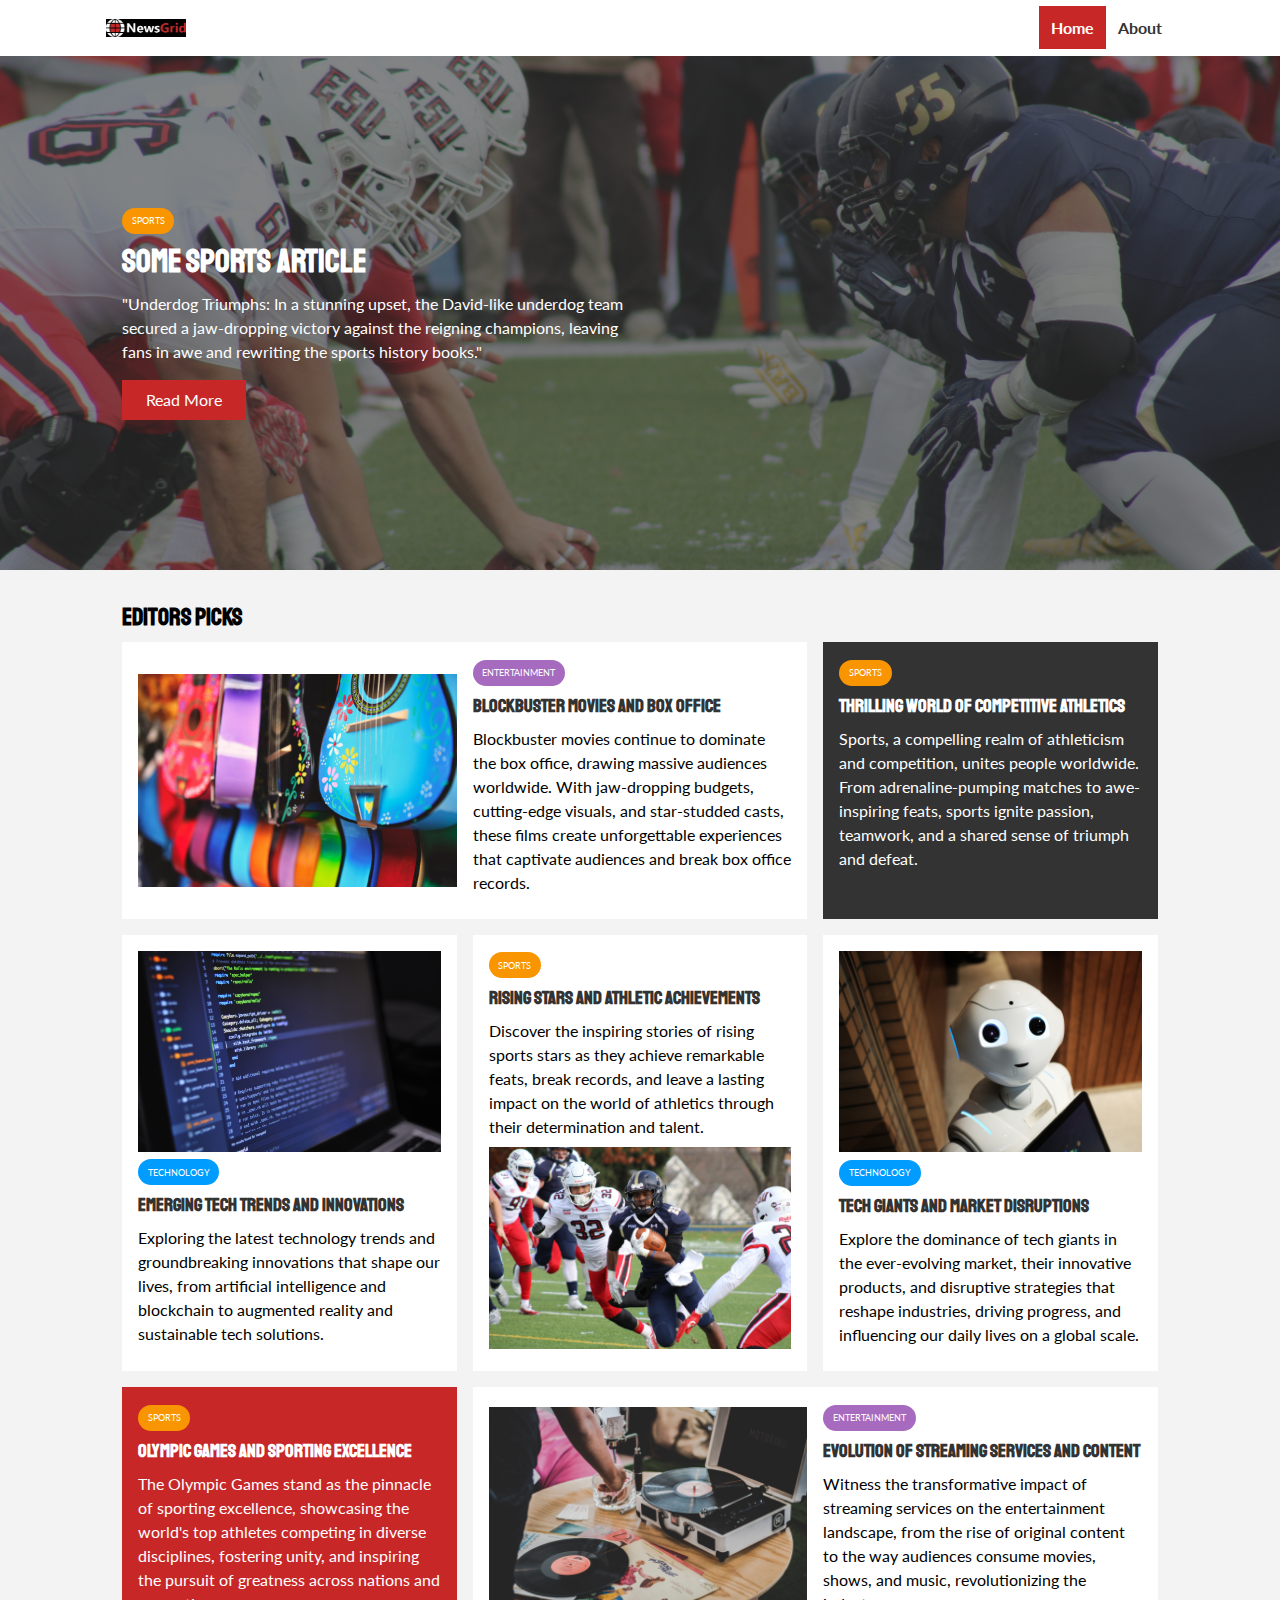
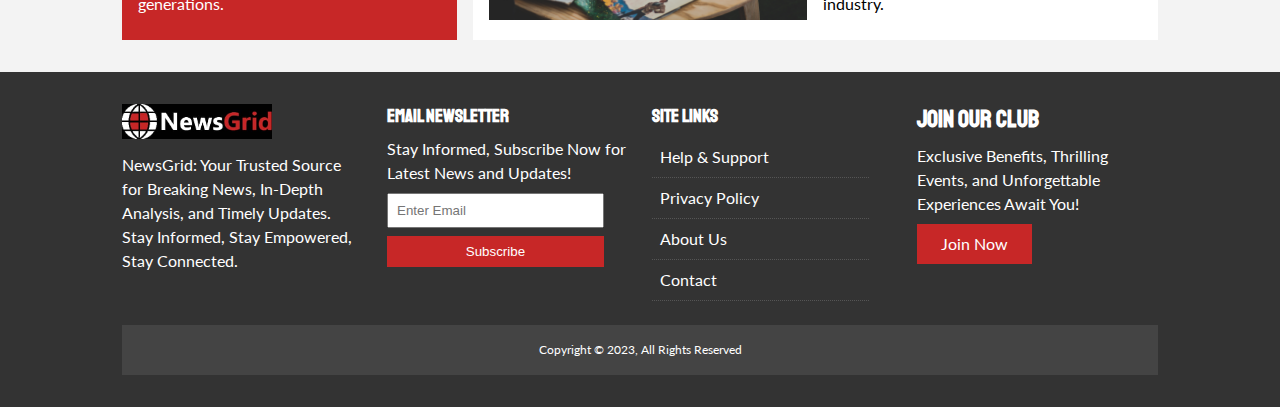
<file: index.html>
<!DOCTYPE html>
<html lang="en">
<head>
  <meta charset="UTF-8">
  <meta name="viewport" content="width=device-width, initial-scale=1.0">
  <link rel="preconnect" href="https://fonts.googleapis.com">
  <link rel="preconnect" href="https://fonts.gstatic.com" crossorigin>
  <link href="https://fonts.googleapis.com/css2?family=Jost:wght@100;200;400;500&family=Lato:ital,wght@0,100;0,300;0,400;0,700;0,900;1,100;1,300;1,400;1,700;1,900&family=Montserrat:wght@700&family=Roboto:ital,wght@0,100;0,300;1,100;1,300;1,400&family=Staatliches&display=swap" rel="stylesheet">
  <link rel="stylesheet" href="CSS/style.css">
  <link rel="stylesheet" media="screen and (max-width: 768px") href="CSS/mobile.css">
  <link rel="stylesheet" href="https://cdnjs.cloudflare.com/ajax/libs/font-awesome/6.4.0/css/all.min.css" integrity="sha512-iecdLmaskl7CVkqkXNQ/ZH/XLlvWZOJyj7Yy7tcenmpD1ypASozpmT/E0iPtmFIB46ZmdtAc9eNBvH0H/ZpiBw==" crossorigin="anonymous" referrerpolicy="no-referrer" />
  <title>NewsGrid | Latest News</title>
  <link rel="shortcut icon" type="image/x-icon" href="favicon (1).ico">
</head>

<body>

    <nav id="main-nav">
         <div class="container">
          <img class="logo" src="/IMG/logonewsgrid.jpeg" alt="logo">
          <div class="social">
                <a href="http//:facebook.com" target="_blank"><i class="fab fa-facebook fa-2x"></i></a>
                <a href="http//:twitter.com" target="_blank"><i class="fab fa-twitter fa-2x"></i></a>
                <a href="http//:instagram.com" target="_blank"><i class="fab fa-instagram fa-2x"></i></a>
                <a href="http//:youtube.com" target="_blank"><i class="fab fa-youtube fa-2x"></i></a>
          </div>

          <ul>
            <li><a class="current" href="index.html">Home</a></li>
            <li><a href="about.html">About</a></li>
          </ul>

         </div>
    </nav>

     <!-- showcase -->
  <header id="showcase">
  <div class="container">
  <div class="showcase-container">
  <div class="showcase-content">
  <div class="category category-sport">Sports</div>
  <h1>Some Sports Article</h1>
  <p>"Underdog Triumphs: In a stunning upset, the David-like underdog team secured a 
    jaw-dropping victory against
     the reigning champions, leaving fans in awe and rewriting the sports history books."  </p>
    <a href="article.html" class="btn btn-primary">Read More</a>
    </div>
    </div>
      </div>
     </header>

     <!-- Home Articles -->
     <section id="home-articles" class="py-2">
      <div class="container">
      <h2>Editors Picks</h2>
      <div class="articles-container">
        <article class="card">
          <img src="/IMG/entertainment3.jpg" alt="">
          <div>
          <div class="category category-ent">Entertainment</div>
          <h3>
            <a href="article.html">Blockbuster Movies and Box Office</a>
          </h3>
          <p>Blockbuster movies continue to dominate the box office, drawing massive audiences
             worldwide. With jaw-dropping budgets, cutting-edge visuals, and star-studded casts, 
             these films
             create unforgettable experiences that captivate audiences and break box office records.</p>
            </div>
        </article>
        <article class="card bg-dark">
          <div class="category category-sport">Sports</div>
          <h3>
            <a href="article.html">Thrilling World of Competitive Athletics</a>
          </h3>
          <p>Sports, a compelling realm of athleticism and competition, unites people worldwide. 
            From adrenaline-pumping matches to awe-inspiring
             feats, sports ignite passion, teamwork, and a shared sense of triumph and defeat.</p>
        </article>
        <article class="card">
          <img src="IMG/tech.jpg" alt="">
          <div class="category category-tech">Technology</div>
          <h3>
            <a href="article.html">Emerging Tech Trends and Innovations</a>
          </h3>
          <p>Exploring the latest technology trends and groundbreaking innovations that shape 
            our lives, from artificial
             intelligence and blockchain to augmented reality and sustainable tech solutions.</p>
        </article>
        <article class="card">
          <div class="category category-sport">Sports</div>
          <h3>
            <a href="article.html">Rising Stars and Athletic Achievements</a>
          </h3>
          <p>Discover the inspiring stories of rising sports stars as they achieve remarkable
             feats, break records, and leave
             a lasting impact on the world of athletics through their determination and talent.</p>
             <img src="IMG/sport2.jpg" alt="">
        </article>
        <article class="card">
          <img src="IMG/technologyuse.jpg" alt="">
          <div class="category category-tech">Technology</div>
          <h3>
            <a href="article.html">Tech Giants and Market Disruptions</a>
          </h3>
          <p>Explore the dominance of tech giants in the ever-evolving market, their 
            innovative products, and disruptive strategies that reshape
             industries, driving progress, and influencing our daily lives on a global scale.</p>
        </article>
        <article class="card bg-primary">
          <div class="category category-sport">Sports</div>
          <h3>
            <a href="article.html">Olympic Games and Sporting Excellence</a>
          </h3>
          <p>The Olympic Games stand as the pinnacle of sporting excellence, showcasing the
             world's top athletes competing in diverse disciplines, 
            fostering unity, and inspiring the pursuit of greatness across nations
             and generations.</p>
        </article>
        <article class="card">
          <img src="/IMG/entertainment2.jpg" alt="">
          <div>
          <div class="category category-ent">Entertainment</div>
          <h3>
            <a href="article.html">Evolution of Streaming Services and Content</a>
          </h3>
          <p>Witness the transformative impact of streaming services on the entertainment 
            landscape, from the rise of original content
             to the way audiences consume movies, shows, and music,
              revolutionizing the industry.</p>
          </div>
        </article>
      </div>
    </div>
     </section>
     <!-- footer -->
     <footer id="main-footer" class="py-2">
      <div class="container footer-container">
      <div>
      <img src="/IMG/logonewsgrid.jpeg" alt="newsgrid">
      <p>NewsGrid: Your Trusted Source for Breaking News,
         In-Depth Analysis, and Timely Updates. Stay Informed, Stay Empowered, 
         Stay Connected.</p>
      </div>
      <div>
        <h3>Email Newsletter</h3>
        <p>Stay Informed, Subscribe Now for Latest News and Updates!</p>
        <form>
          <input type="email" placeholder="Enter Email">
          <input type="submit" value="Subscribe" class="btn btn-primary">
        </form>
      </div>
      <div>
        <h3>Site Links</h3>
        <ul class="list">
          <li><a href="#">Help & Support</a></li>
          <li><a href="#">Privacy Policy</a></li>
          <li><a href="#">About Us</a></li>
          <li><a href="#">Contact</a></li>
        </ul>
      </div>
      <div>
        <h2>Join Our Club</h2>
        <p>Exclusive Benefits, Thrilling Events, and Unforgettable Experiences Await You!</p>
        <a href="#" class="btn btn-primary">Join Now</a>
      </div>
      <div>
        <p>
          Copyright &copy; 2023, All Rights Reserved
        </p>
      </div>
      </div>
     </footer>
     

    </body>
    </html>
</file>
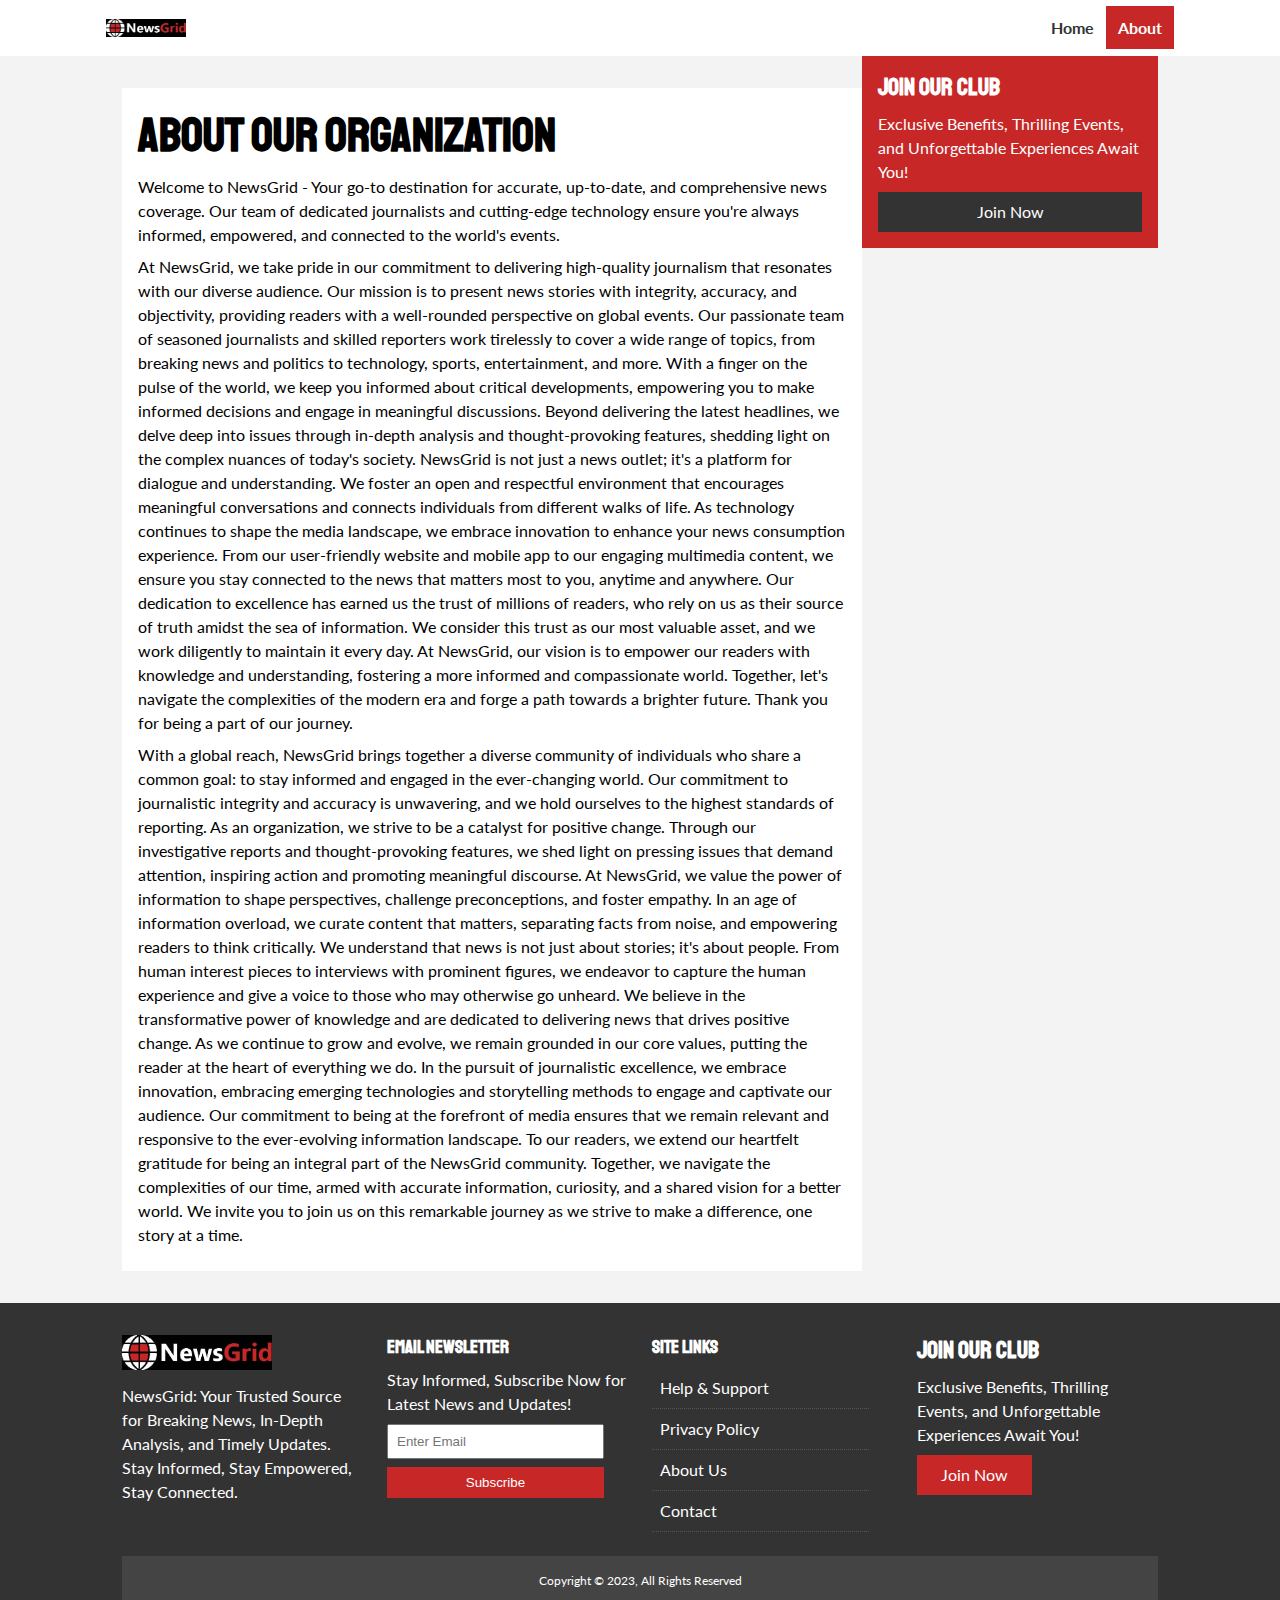
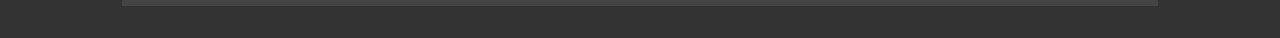
<file: about.html>
<!DOCTYPE html>
<html lang="en">
<head>
  <meta charset="UTF-8">
  <meta name="viewport" content="width=device-width, initial-scale=1.0">
  <link rel="preconnect" href="https://fonts.googleapis.com">
  <link rel="preconnect" href="https://fonts.gstatic.com" crossorigin>
  <link href="https://fonts.googleapis.com/css2?family=Jost:wght@100;200;400;500&family=Lato:ital,wght@0,100;0,300;0,400;0,700;0,900;1,100;1,300;1,400;1,700;1,900&family=Montserrat:wght@700&family=Roboto:ital,wght@0,100;0,300;1,100;1,300;1,400&family=Staatliches&display=swap" rel="stylesheet">
  <link rel="stylesheet" href="CSS/style.css">
  <link rel="stylesheet" media="screen and (max-width: 768px") href="CSS/mobile.css">
  <link rel="stylesheet" href="https://cdnjs.cloudflare.com/ajax/libs/font-awesome/6.4.0/css/all.min.css" integrity="sha512-iecdLmaskl7CVkqkXNQ/ZH/XLlvWZOJyj7Yy7tcenmpD1ypASozpmT/E0iPtmFIB46ZmdtAc9eNBvH0H/ZpiBw==" crossorigin="anonymous" referrerpolicy="no-referrer" />
  <title>NewsGrid | About</title>
  <link rel="shortcut icon" type="image/x-icon" href="favicon (1).ico">
</head>

<body>

    <nav id="main-nav">
         <div class="container">
          <img class="logo" src="/IMG/logonewsgrid.jpeg" alt="logo">
          <div class="social">
                <a href="http//:facebook.com" target="_blank"><i class="fab fa-facebook fa-2x"></i></a>
                <a href="http//:twitter.com" target="_blank"><i class="fab fa-twitter fa-2x"></i></a>
                <a href="http//:instagram.com" target="_blank"><i class="fab fa-instagram fa-2x"></i></a>
                <a href="http//:youtube.com" target="_blank"><i class="fab fa-youtube fa-2x"></i></a>
          </div>

          <ul>
            <li><a href="index.html">Home</a></li>
            <li><a class="current"href="about.html">About</a></li>
          </ul>

         </div>
    </nav>
   <section id="about">
   <div class="container">
    <div class="page-container">
    <article class="card">
    <h1 class="l-heading">About Our Organization</h1>
    <p>Welcome to NewsGrid - Your go-to destination for accurate, up-to-date, and 
      comprehensive news coverage. Our team of dedicated journalists and cutting-edge 
      technology
       ensure you're always informed, empowered, and connected to the world's events.</p>

    <p>At NewsGrid, we take pride in our commitment to delivering high-quality journalism 
      that resonates with our diverse audience. Our mission is to present news stories with
       integrity, accuracy, and objectivity, providing readers with a well-rounded 
       perspective on global events.

      Our passionate team of seasoned journalists and skilled reporters work tirelessly to 
      cover a wide range of topics, from breaking news and politics to technology, sports,
       entertainment, and more. With a finger on the pulse of the world, we keep you 
       informed about critical developments, empowering you to make informed decisions 
       and engage in meaningful discussions.
      
      Beyond delivering the latest headlines, we delve deep into issues through in-depth
       analysis and thought-provoking features, shedding light on the complex nuances of 
       today's society.
      
      NewsGrid is not just a news outlet; it's a platform for dialogue and understanding.
       We foster an open and respectful environment that encourages meaningful conversations
        and connects individuals from different walks of life.
      
      As technology continues to shape the media landscape, we embrace innovation to
       enhance your news consumption experience. From our user-friendly website and 
       mobile app to our engaging multimedia content, we ensure you stay connected to the 
       news that matters most to you, anytime and anywhere.
      
      Our dedication to excellence has earned us the trust of millions of readers, who 
      rely on us as their source of truth amidst the sea of information. We consider this 
      trust as our most valuable asset, and we work diligently to maintain it every day.
      
      At NewsGrid, our vision is to empower our readers with knowledge and 
      understanding, fostering a more informed and compassionate world. Together, 
      let's navigate the complexities of the modern era and forge a path towards a 
      brighter future. Thank you for being a part of our journey.</p>

    <p>With a global reach, NewsGrid brings together a diverse community of individuals
       who share a common goal: to stay informed and engaged in the ever-changing world. 
       Our commitment to journalistic integrity and accuracy is unwavering, and we hold 
       ourselves to the highest standards of reporting.

      As an organization, we strive to be a catalyst for positive change. Through our 
      investigative reports and thought-provoking features, we shed light on pressing 
      issues that demand attention, inspiring action and promoting meaningful discourse.
      
      At NewsGrid, we value the power of information to shape perspectives, challenge 
      preconceptions, and foster empathy. In an age of information overload, we curate 
      content that matters, separating facts from noise, and empowering readers to think 
      critically.
      
      We understand that news is not just about stories; it's about people. From human 
      interest pieces to interviews with prominent figures, we endeavor to capture the 
      human experience and give a voice to those who may otherwise go unheard.
      
      We believe in the transformative power of knowledge and are dedicated to delivering
       news that drives positive change. As we continue to grow and evolve, we remain 
       grounded in our core values, putting the reader at the heart of everything we do.
      
      In the pursuit of journalistic excellence, we embrace innovation, embracing 
      emerging technologies and storytelling methods to engage and captivate our audience.
       Our commitment to being at the forefront of media ensures that we remain relevant 
       and responsive to the ever-evolving information landscape.
      
      To our readers, we extend our heartfelt gratitude for being an integral part of 
      the NewsGrid community. Together, we navigate the complexities of our time, armed 
      with accurate information, curiosity, and a shared vision for a better world. 
      We invite you to join us on this remarkable journey as we strive to make a 
      difference, one story at a time.</p>
    </article>
    <aside class="card bg-primary">
      <h2>Join Our Club</h2>
      <p>Exclusive Benefits, Thrilling Events, and Unforgettable Experiences Await You!</p>
      <a href="#" class="btn btn-dark btn-block">Join Now</a>
    </aside>
      </div>
      </div>
      </section>
     
     <!-- footer -->
     <footer id="main-footer" class="py-2">
      <div class="container footer-container">
      <div>
      <img src="/IMG/logonewsgrid.jpeg" alt="newsgrid">
      <p>NewsGrid: Your Trusted Source for Breaking News,
        In-Depth Analysis, and Timely Updates. Stay Informed, Stay Empowered, 
        Stay Connected.</p>
      </div>
      <div>
        <h3>Email Newsletter</h3>
        <p>Stay Informed, Subscribe Now for Latest News and Updates!</p>
        <form>
          <input type="email" placeholder="Enter Email">
          <input type="submit" value="Subscribe" class="btn btn-primary">
        </form>
      </div>
      <div>
        <h3>Site Links</h3>
        <ul class="list">
          <li><a href="#">Help & Support</a></li>
          <li><a href="#">Privacy Policy</a></li>
          <li><a href="#">About Us</a></li>
          <li><a href="#">Contact</a></li>
        </ul>
      </div>
      <div>
        <h2>Join Our Club</h2>
        <p>Exclusive Benefits, Thrilling Events, and Unforgettable Experiences Await You!</p>
        <a href="#" class="btn btn-primary">Join Now</a>
      </div>
      <div>
        <p>
          Copyright &copy; 2023, All Rights Reserved
        </p>
      </div>
      </div>
     </footer>
     

</body>
</html>
</file>
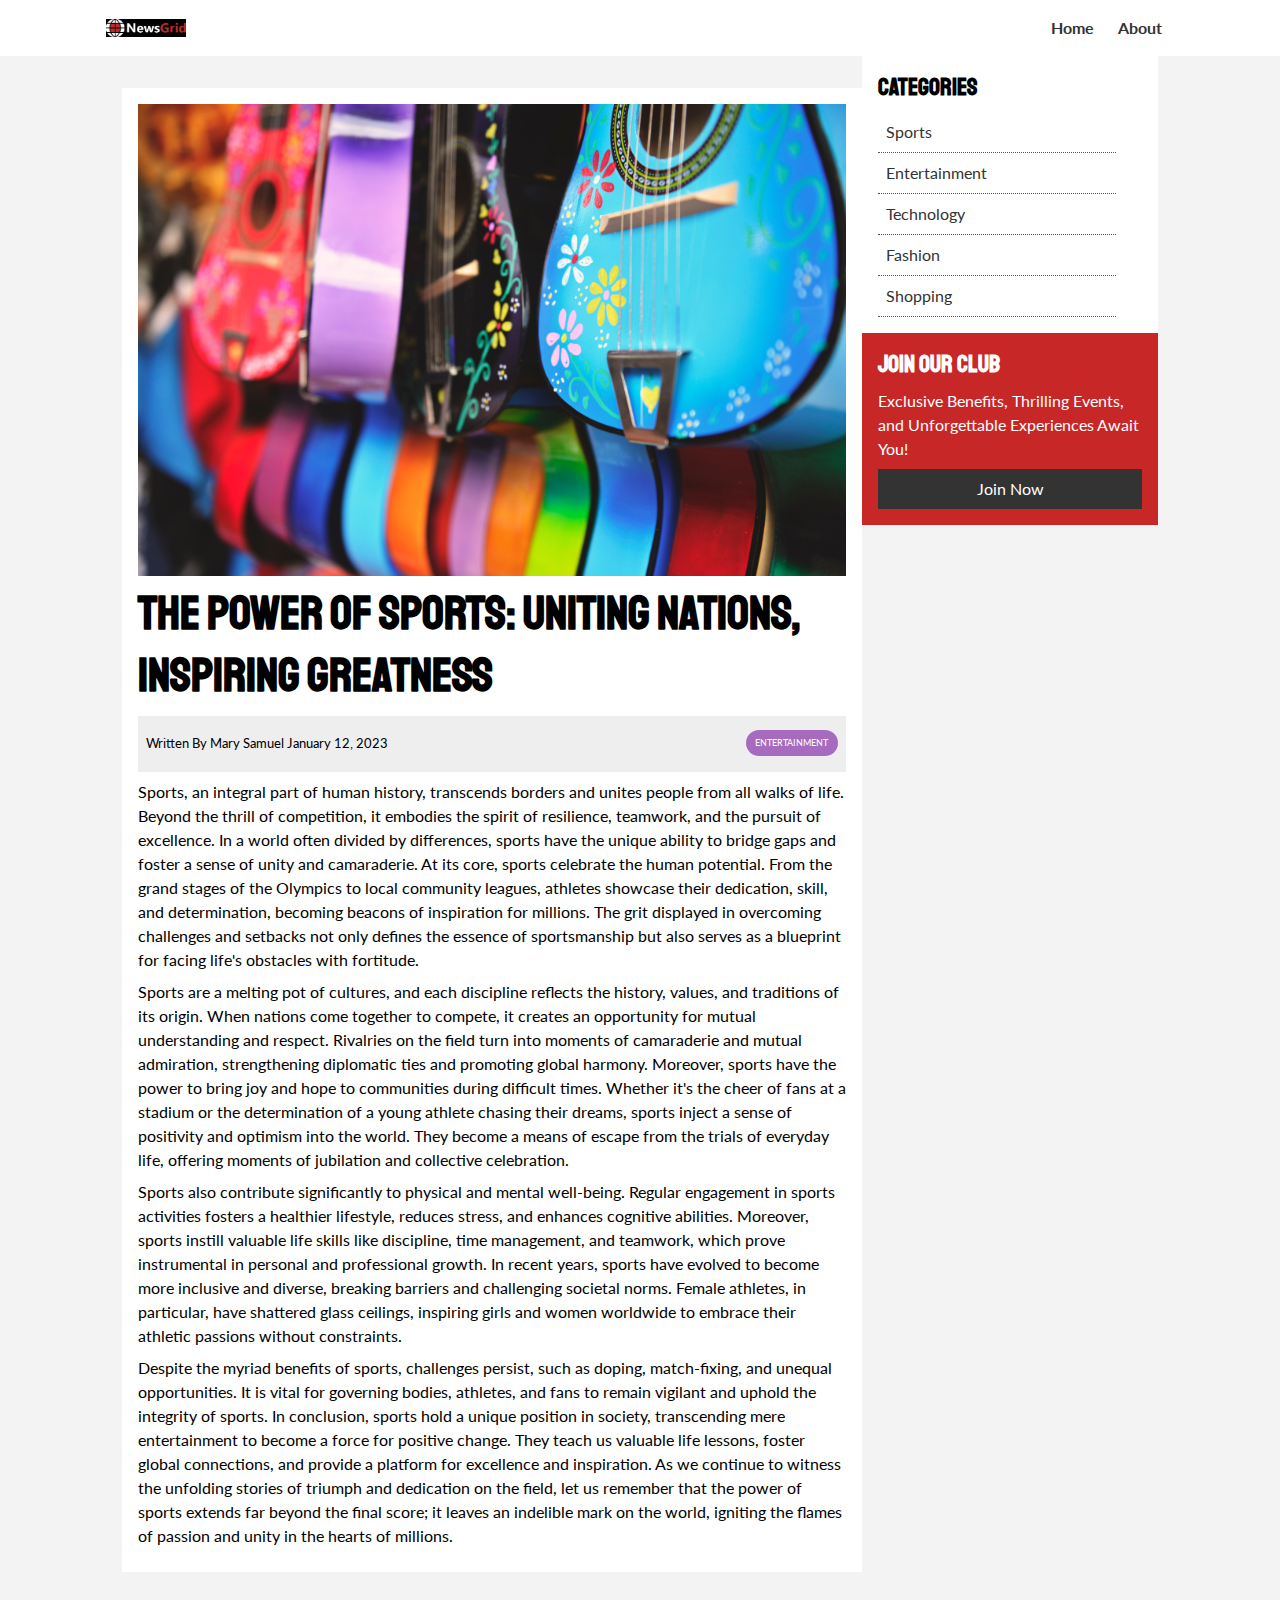
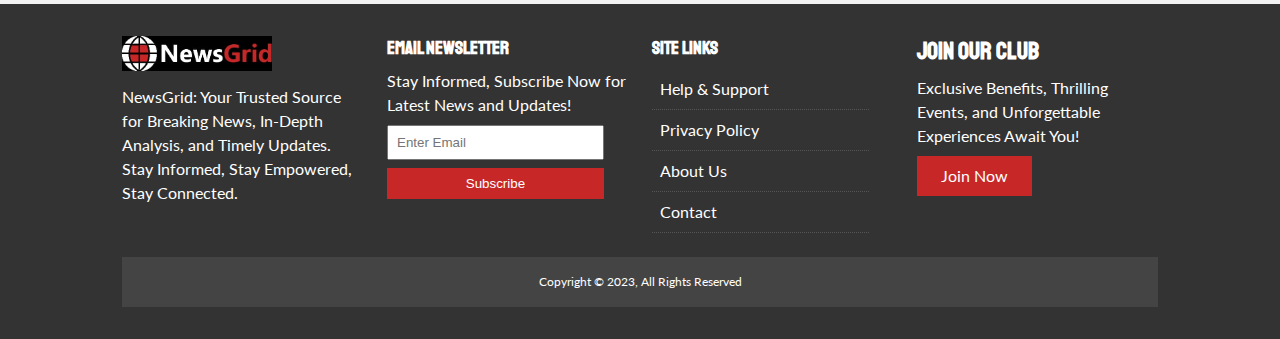
<file: article.html>
<!DOCTYPE html>
<html lang="en">
<head>
  <meta charset="UTF-8">
  <meta name="viewport" content="width=device-width, initial-scale=1.0">
  <link rel="preconnect" href="https://fonts.googleapis.com">
  <link rel="preconnect" href="https://fonts.gstatic.com" crossorigin>
  <link href="https://fonts.googleapis.com/css2?family=Jost:wght@100;200;400;500&family=Lato:ital,wght@0,100;0,300;0,400;0,700;0,900;1,100;1,300;1,400;1,700;1,900&family=Montserrat:wght@700&family=Roboto:ital,wght@0,100;0,300;1,100;1,300;1,400&family=Staatliches&display=swap" rel="stylesheet">
  <link rel="stylesheet" href="CSS/style.css">
  <link rel="stylesheet" media="screen and (max-width: 768px") href="CSS/mobile.css">
  <link rel="stylesheet" href="https://cdnjs.cloudflare.com/ajax/libs/font-awesome/6.4.0/css/all.min.css" integrity="sha512-iecdLmaskl7CVkqkXNQ/ZH/XLlvWZOJyj7Yy7tcenmpD1ypASozpmT/E0iPtmFIB46ZmdtAc9eNBvH0H/ZpiBw==" crossorigin="anonymous" referrerpolicy="no-referrer" />
  <title>NewsGrid | Latest News</title>
  <link rel="shortcut icon" type="image/x-icon" href="favicon (1).ico">
</head>

<body>

    <nav id="main-nav">
         <div class="container">
          <img class="logo" src="/IMG/logonewsgrid.jpeg" alt="logo">
          <div class="social">
                <a href="http//:facebook.com" target="_blank"><i class="fab fa-facebook fa-2x"></i></a>
                <a href="http//:twitter.com" target="_blank"><i class="fab fa-twitter fa-2x"></i></a>
                <a href="http//:instagram.com" target="_blank"><i class="fab fa-instagram fa-2x"></i></a>
                <a href="http//:youtube.com" target="_blank"><i class="fab fa-youtube fa-2x"></i></a>
          </div>

          <ul>
            <li><a href="index.html">Home</a></li>
            <li><a href="about.html">About</a></li>
          </ul>

         </div>
    </nav>
   <section id="article">
   <div class="container">
    <div class="page-container">
    <article class="card">
      <img src="/IMG/entertainment3.jpg" alt="">
    <h1 class="l-heading">The Power of Sports: Uniting Nations, Inspiring Greatness</h1>
    <div class="meta">
      <small>
        <i class="fas fa-user"></i> Written By Mary Samuel January 12, 2023
      </small>
      <div class="category category-ent">Entertainment</div>
    </div>
    <p>Sports, an integral part of human history, transcends borders and unites people 
      from all walks of life. Beyond the thrill of competition, it embodies the spirit of
       resilience, teamwork, and the pursuit of excellence. In a world often divided by
        differences, sports have the unique ability to bridge gaps and foster a sense of
         unity and camaraderie.
      
      At its core, sports celebrate the human potential. From the grand stages of the 
      Olympics to local community leagues, athletes showcase their dedication, skill, 
      and determination, becoming beacons of inspiration for millions. The grit displayed
       in overcoming challenges and setbacks not only defines the essence of sportsmanship
        but also serves as a blueprint for facing life's obstacles with fortitude.</p>
      
      <p> Sports are a melting pot of cultures, and each discipline reflects the history, 
    values, and traditions of its origin. When nations come together to compete, 
    it creates an opportunity for mutual understanding and respect. Rivalries on the
     field turn into moments of camaraderie and mutual admiration, strengthening 
     diplomatic ties and promoting global harmony.
      
      Moreover, sports have the power to bring joy and hope to communities during 
      difficult times. Whether it's the cheer of fans at a stadium or the determination 
      of a young athlete chasing their dreams, sports inject a sense of positivity and 
      optimism into the world. They become a means of escape from the trials of everyday
       life, offering moments of jubilation and collective celebration.</p>
      
     <p>Sports also contribute significantly to physical and mental well-being. Regular 
      engagement in sports activities fosters a healthier lifestyle, reduces stress, and
       enhances cognitive abilities. Moreover, sports instill valuable life skills like
        discipline, time management, and teamwork, which prove instrumental in personal
         and professional growth.
      
      In recent years, sports have evolved to become more inclusive and diverse, breaking
       barriers and challenging societal norms. Female athletes, in particular, have 
       shattered glass ceilings, inspiring girls and women worldwide to embrace their 
       athletic passions without constraints.</p>
      
      <p>Despite the myriad benefits of sports, challenges persist, such as doping, 
      match-fixing, and unequal opportunities. It is vital for governing bodies, 
      athletes, and fans to remain vigilant and uphold the integrity of sports.
      
      In conclusion, sports hold a unique position in society, transcending mere 
      entertainment to become a force for positive change. They teach us valuable life 
      lessons, foster global connections, and provide a platform for excellence and 
      inspiration. As we continue to witness the unfolding stories of triumph and
       dedication on the field, let us remember that the power of sports extends far
        beyond the final score; it leaves an indelible mark on the world, igniting the
         flames of passion and unity in the hearts of millions.</p>

    </article>

    <aside id="categories" class="card">
    <h2>Categories</h2>
    <ul class="list">
      <li><a href="#"><i class="fas fa-chevron-right"></i>Sports</a></li>
      <li><a href="#"><i class="fas fa-chevron-right"></i>Entertainment</a></li>
      <li><a href="#"><i class="fas fa-chevron-right"></i>Technology</a></li>
      <li><a href="#"><i class="fas fa-chevron-right"></i>Fashion</a></li>
      <li><a href="#"><i class="fas fa-chevron-right"></i>Shopping</a></li>
    </ul>
  </aside>
    <aside class="card bg-primary">
      <h2>Join Our Club</h2>
      <p>Exclusive Benefits, Thrilling Events, and Unforgettable Experiences Await You!</p>
      <a href="#" class="btn btn-dark btn-block">Join Now</a>
    </aside>
      </div>
      </div>
      </section>
     
     <!-- footer -->
     <footer id="main-footer" class="py-2">
      <div class="container footer-container">
      <div>
      <img src="/IMG/logonewsgrid.jpeg" alt="newsgrid">
      <p>NewsGrid: Your Trusted Source for Breaking News,
        In-Depth Analysis, and Timely Updates. Stay Informed, Stay Empowered, 
        Stay Connected.</p>
      </div>
      <div>
        <h3>Email Newsletter</h3>
        <p>Stay Informed, Subscribe Now for Latest News and Updates!</p>
        <form>
          <input type="email" placeholder="Enter Email">
          <input type="submit" value="Subscribe" class="btn btn-primary">
        </form>
      </div>
      <div>
        <h3>Site Links</h3>
        <ul class="list">
          <li><a href="#">Help & Support</a></li>
          <li><a href="#">Privacy Policy</a></li>
          <li><a href="#">About Us</a></li>
          <li><a href="#">Contact</a></li>
        </ul>
      </div>
      <div>
        <h2>Join Our Club</h2>
        <p>Exclusive Benefits, Thrilling Events, and Unforgettable Experiences Await You!</p>
        <a href="#" class="btn btn-primary">Join Now</a>
      </div>
      <div>
        <p>
          Copyright &copy; 2023, All Rights Reserved
        </p>
      </div>
      </div>
     </footer>
     

</body>
</html>
</file>
<file: CSS/style.css>
:root{
  --primary-color:#c72727;
  --secondary-color: #f99500;
  --light-color:#f3f3f3;
  --dark-color: #333;
  --max-width: 1100px;
}

.category{
  --sports-color: #f99500;
  --ent-color: #a66bbe;
  --tech-color: #009cff;
}

*{
  margin: 0;
  padding: 0;
  box-sizing: border-box;
}

body{
  font-family: 'Lato', sans-serif ;
  line-height: 1.5;
  background: var(--light-color);
}
a{
  color: #333;
  text-decoration: none;
}
ul{
  list-style: none;
}
p{
  margin: .5rem 0;
}

img{
  width: 100%;
}

h1, h2, h3, h4, h5, h6 {
  font-family: 'staatliches', cursive;
  margin-bottom: .55rem;
  line-height: 1.3;
}

/* utility */
.container{
  max-width: var(--max-width);
  margin: auto;
  padding: 0 2rem;
  overflow: hidden;
}
 .category{
  display: inline-block;
  color: #fff;
  font-size: .55rem;
  text-transform: uppercase;
  padding: 0.4rem 0.6rem;
  border-radius: 15px;
  margin-bottom: 0.5rem;
 }

 .category-sport { background: var(--sports-color);}
 .category-ent {background: var(--ent-color);}
 .category-tech {background: var(--tech-color);}

 .btn{
  display: inline-block;
  border: none;
  background: var(--dark-color);
  color: #fff;
  padding: 0.5rem 1.5rem;
 }
 .btn-light{background: var(--light-color);}
 .btn-primary{background: var(--primary-color);}
 .btn-secondary{background: var(--secondary-color);}

 .btn-block{
  display: block;
  width: 100%;
  text-align: center;
 }

 .btn:hover{
  opacity: 0.9;
 }
 .card {
  background: #fff;
  padding: 1rem;
 }

 .bg-dark{
  background: var(--dark-color);
  color: #fff;
 }
 .bg-primary{
  background: var(--primary-color);
  color: #fff;
 }
 .bg-secondary{
  background: var(--dark-color);
  color: #fff;
 }

 .bg-dark h1,
 .bg-dark h2,
 .bg-dark h3,
 .bg-dark a,
 .bg-primary h1,
 .bg-primary h2,
 .bg-primary h3,
 .bg-primary a,
 .bg-secondary h1,
 .bg-secondary h2,
 .bg-secondary h3,
 .bg-secondary a {
  color: #fff;
 }



 .py-1{ padding: 1.5rem 0;}
 .py-2{ padding: 2rem 0;}
 .py-3{ padding: 3rem 0;}
 .p-1{ padding: 1.5rem ;}
 .p-2{ padding: 2rem ;}
 .p-3{ padding: 3rem ;}

 .l-heading {
  font-size: 3rem;
 }

 .list li{
  padding: .5rem;
  border-bottom: #555 dotted 1px;
  width: 90%;
 }

 .list li a:hover{
  color: var(--primary-color) !important;
 }
 /* inner page grid container */
 .page-container{
   display: grid;
   grid-template-columns: 5fr 2fr;
 }

 .page-container > *:first-child{
  grid-row: 1/ span 3;
  margin: 2rem 0;
  gap: 1.5rem;
 }
/* Navigation */
#main-nav {
  background: #fff;
  position: sticky;
  top: 0;
  z-index: 2;
}

#main-nav .container{
  display: grid;
  grid-template-columns: 6fr 3fr 2fr;
  padding: 1rem;
  align-items: center;
}
#main-nav .logo{
  width: 80px;
}
#main-nav ul{
  justify-self: end;
  display: flex;
}
#main-nav ul li a{
  padding: 0.75rem;
  font-weight: bold;
}
#main-nav ul li a.current{
  background: var(--primary-color);
  color: #fff;
}
#main-nav ul li a:hover {
  background: var(--light-color);
  color: var(--dark-color);
}
#main-nav .social{
  justify-self: center;
}
#main-nav .docial i{
  color: #777;
  margin-right: .5rem;
}
/* showcase */
#showcase{
  color: #fff;
  background: #333;
  padding: 2rem;
  position: relative;
}
#showcase:before{
  content: '';
  background: url('/IMG/footballnewsweb.jpg') no-repeat center center/cover;
  position: absolute;
  top: 0;
  left: 0;
  width: 100%;
  height: 100%;
  opacity: 0.4;
}

#showcase .showcase-container{
  display: grid;
  grid-template-columns: repeat(2,1fr);
  justify-content: center;
  align-items: center;
  height: 50vh;
}
#showcase .showcase-content{
  z-index: 1;
}
#showcase .showcase-content p{
  margin-bottom: 1rem;
}
/* home articles */
#home-articles .articles-container{
  display: grid;
  grid-template-columns: repeat(3,1fr);
  gap: 1rem;
}


#home-articles .articles-container > *:first-child, 
#home-articles .articles-container > *:last-child{
  display: grid;
  grid-template-columns: repeat(2,1fr);
  gap: 1rem;
  align-items: center;
  grid-column: 1/ span 2;
}

#home-articles .articles-container > *:last-child{
  grid-column: 2/ span 2;
}

#article .meta{
  display: flex;
  justify-content: space-between;
  align-items: center;
  background: #eee;
  padding: 0.5rem;
}
#article .meta .category {
  margin-top: 0.4rem;
}
/* footer */
#main-footer{
  background: var(--dark-color);
  color: #fff;
}

#main-footer img{
  width: 150px;
}
#main-footer a{
  color: #fff;
}
#main-footer .footer-container {
  display: grid;
  grid-template-columns: repeat(4,1fr);
  gap: 1.5rem;
}
#main-footer .footer-container > *:last-child{
  background: #444;
  grid-column: 1/ span 4;
  padding: .5rem;
  text-align: center;
  font-size: 0.75rem;
}
#main-footer .footer-container input[type='email'] {
  width: 90%;
  padding: 0.5rem;
  margin-bottom: 0.5rem;
}
#main-footer .footer-container input[type='submit'] {
  width: 90%;
}
</file>
<file: CSS/mobile.css>
/* navigation */
#main-nav .social {
  display: none;
}

#main-nav .container{
  grid-template-columns: 1fr;
  gap:1.3rem
}
#main-nav ul,
#main-nav .logo{
  justify-self: center;
}
#main-nav ul li a {
  padding: 0.50rem;
}

#home-articles .articles-container {
  grid-template-columns: repeat(2,1fr);
}
#home-articles .articles-container 
> *:first-child,
#home-articles .articles-container 
> *:last-child{
  grid-template-columns: 1fr;
  grid-column: 1;
}

@media(max-width:600px) {
  /* stack grid items */
  #showcase .showcase-container,
  #home-articles .articles-container,
  #main-footer .footer-container {
    grid-template-columns: 1fr;
  }
  #main-footer .footer-container >*:last-child{
    grid-column: 1;
  }

  #main-footer .footer-container >*:nth-child(3),
  #main-footer .footer-container > *:nth-child(2){
    border-bottom: #444 dotted 1px ;
    padding-bottom: 1rem;
  }

  .page-container{
    grid-template-columns: 1fr;
    text-align: center;
  }

.page-container > *:first-child{
  grid-row: 1;
}

.l-heading{
  font-size: 2rem;
}
   
}
</file>
